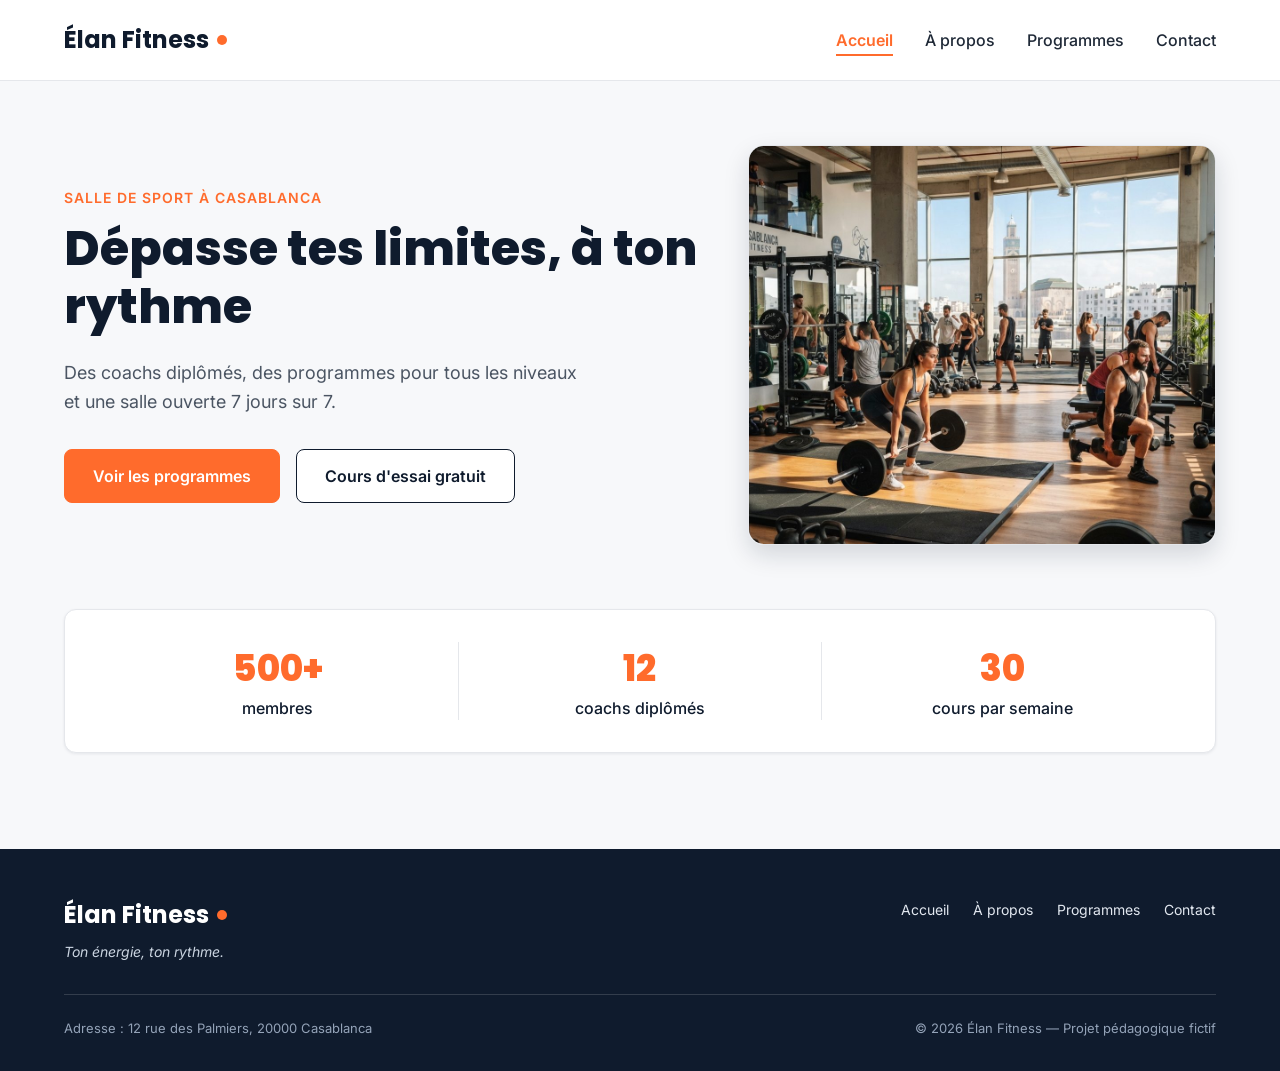
<file: index.html>
<!DOCTYPE html>
<html lang="fr">

<head>
  <meta charset="UTF-8">
  <meta name="viewport" content="width=device-width, initial-scale=1">
  <meta name="description"
    content="Élan Fitness, salle de sport à Casablanca : musculation, yoga, cardio et boxe fitness avec des coachs diplômés. Réservez votre cours d'essai gratuit.">
  <title>Élan Fitness | Salle de sport à Casablanca</title>

  <link rel="preconnect" href="https://fonts.googleapis.com">
  <link rel="preconnect" href="https://fonts.gstatic.com" crossorigin>
  <link
    href="https://fonts.googleapis.com/css2?family=Inter:wght@400;500;600&family=Poppins:wght@600;700;800&display=swap"
    rel="stylesheet">

  <link rel="stylesheet" href="./css/style.css">
</head>

<body>

  <header class="en-tete">
    <div class="conteneur en-tete-contenu">
      <a href="#accueil" class="logo">Élan Fitness</a>

      <nav aria-label="Navigation principale">
        <ul class="menu">
          <li><a href="#accueil" class="lien-actif">Accueil</a></li>
          <li><a href="./pages/about.html">À propos</a></li>
          <li><a href="./pages/programmes.html">Programmes</a></li>
          <li><a href="./pages/contact.html">Contact</a></li>
        </ul>
      </nav>
    </div>
  </header>

  <main>

    <section id="accueil" class="hero">
      <div class="conteneur">

        <div class="hero-contenu">
          <div class="hero-texte">
            <p class="sur-titre">Salle de sport à Casablanca</p>
            <h1>Dépasse tes limites, à ton rythme</h1>
            <p class="hero-description">
              Des coachs diplômés, des programmes pour tous les niveaux et une salle ouverte 7 jours sur 7.
            </p>
            <div class="boutons">
              <a href="#programmes" class="bouton bouton-principal">Voir les programmes</a>
              <a href="#contact" class="bouton bouton-secondaire">Cours d'essai gratuit</a>
            </div>
          </div>

          <img class="hero-image" src="./assets/images/hero.jpg"
            alt="Des personnes s'entraînent dans une salle de sport lumineuse à Casablanca">
        </div>

        <div class="chiffres">
          <div class="chiffre">
            <p class="chiffre-nombre">500+</p>
            <p>membres</p>
          </div>
          <div class="chiffre">
            <p class="chiffre-nombre">12</p>
            <p>coachs diplômés</p>
          </div>
          <div class="chiffre">
            <p class="chiffre-nombre">30</p>
            <p>cours par semaine</p>
          </div>
        </div>

      </div>
    </section>



  </main>

  <footer class="pied-de-page">
    <div class="conteneur">

      <div class="pied-haut">
        <div>
          <p class="logo logo-clair">Élan Fitness</p>
          <p class="slogan">Ton énergie, ton rythme.</p>
        </div>

        <nav aria-label="Navigation du pied de page">
          <ul class="menu menu-pied">
            <li><a href="#accueil">Accueil</a></li>
            <li><a href="./pages/about.html">À propos</a></li>
            <li><a href="./pages/programmes.html">Programmes</a></li>
            <li><a href="./pages/contact.html">Contact</a></li>
          </ul>
        </nav>
      </div>

      <div class="pied-bas">
        <p>Adresse : 12 rue des Palmiers, 20000 Casablanca</p>
        <p>&copy; 2026 Élan Fitness — Projet pédagogique fictif</p>
      </div>

    </div>
  </footer>

</body>

</html>
</file>
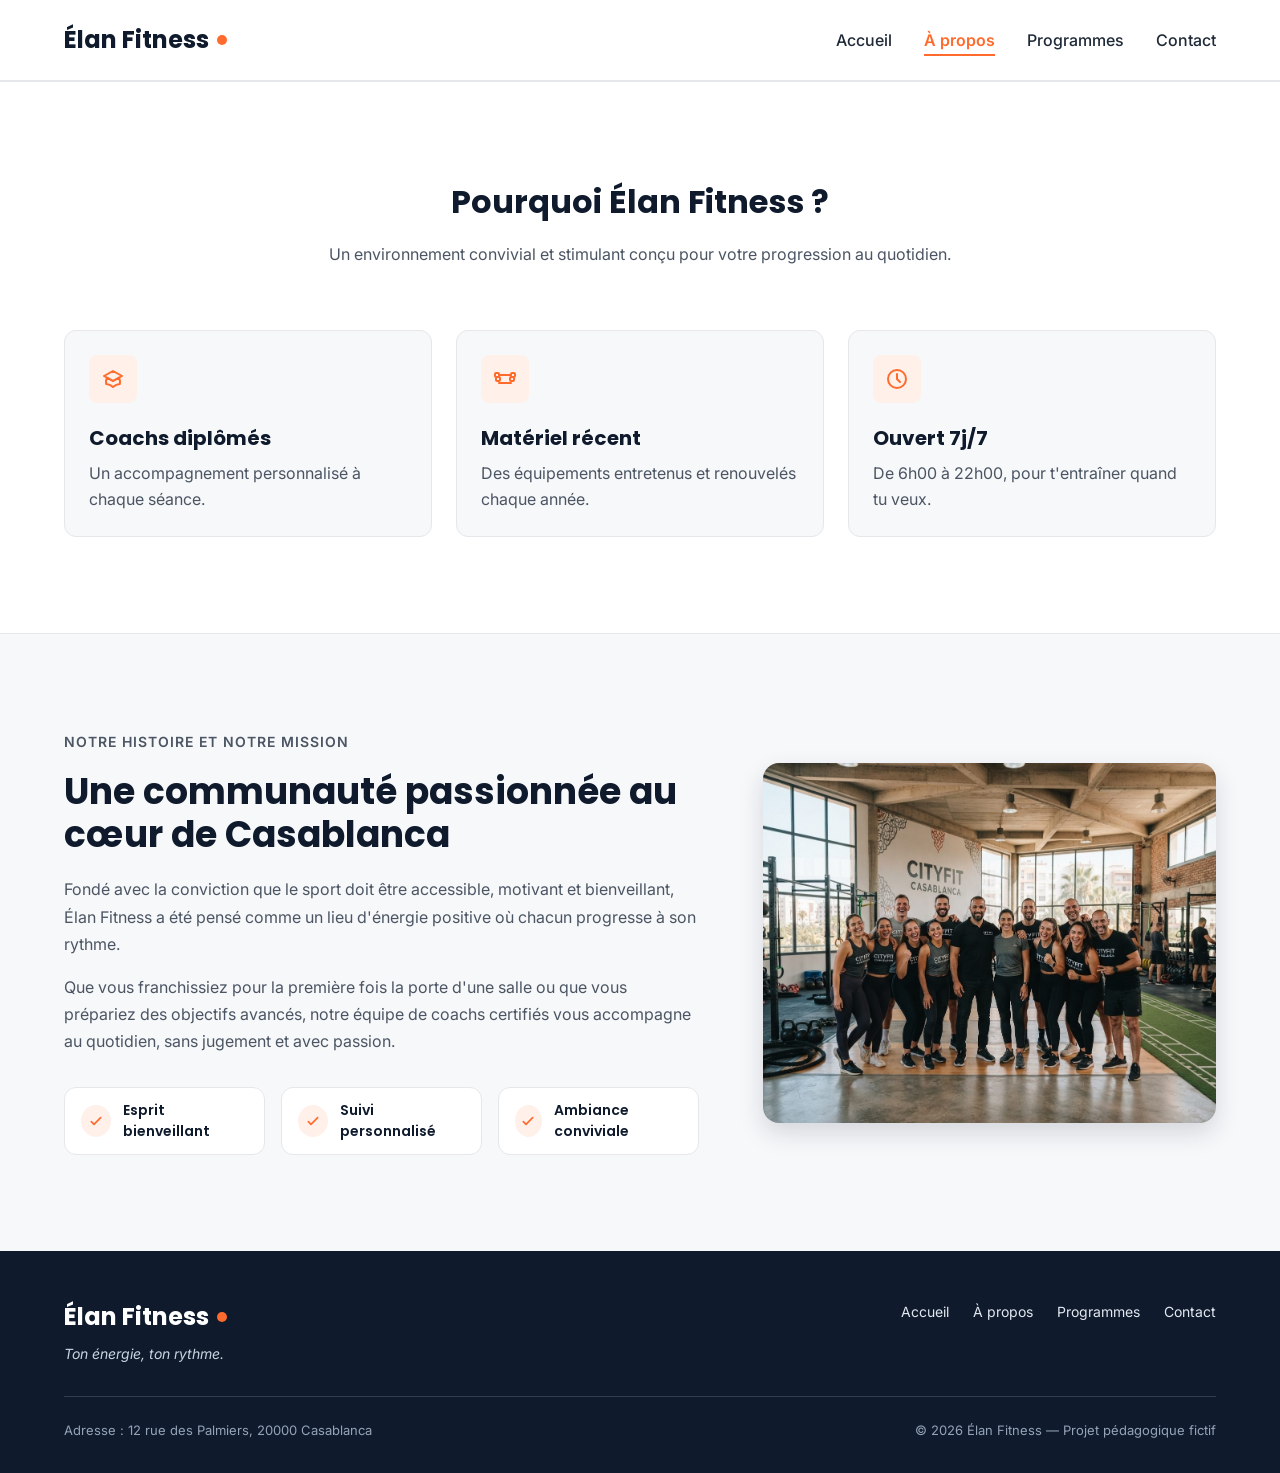
<file: about.html>
<!DOCTYPE html>
<html lang="fr">

<head>
    <meta charset="UTF-8">
    <meta name="viewport" content="width=device-width, initial-scale=1">
    <meta name="description"
        content="Élan Fitness, salle de sport à Casablanca : musculation, yoga, cardio et boxe fitness avec des coachs diplômés. Réservez votre cours d'essai gratuit.">
    <title>Élan Fitness | Salle de sport à Casablanca</title>

    <link rel="preconnect" href="https://fonts.googleapis.com">
    <link rel="preconnect" href="https://fonts.gstatic.com" crossorigin>
    <link
        href="https://fonts.googleapis.com/css2?family=Inter:wght@400;500;600&family=Poppins:wght@600;700;800&display=swap"
        rel="stylesheet">

    <link rel="stylesheet" href="style.css">
</head>

<body>

    <header class="en-tete">
        <div class="conteneur en-tete-contenu">
            <a href="#accueil" class="logo">Élan Fitness</a>

            <nav aria-label="Navigation principale">
                <ul class="menu">
                    <li><a href="./index.html">Accueil</a></li>
                    <li><a href="#a-propos" class="lien-actif">À propos</a></li>
                    <li><a href="./programmes.html">Programmes</a></li>
                    <li><a href="./contact.html">Contact</a></li>
                </ul>
            </nav>
        </div>
    </header>

    <main>

        <section class="section section-blanche">
            <div class="conteneur">

                <div class="section-titre">
                    <h2>Pourquoi Élan Fitness ?</h2>
                    <p>Un environnement convivial et stimulant conçu pour votre progression au quotidien.</p>
                </div>

                <div class="cartes">
                    <article class="carte carte-avantage">
                        <div class="icone"><img src="img/icone-coach.svg" alt=""></div>
                        <h3>Coachs diplômés</h3>
                        <p>Un accompagnement personnalisé à chaque séance.</p>
                    </article>

                    <article class="carte carte-avantage">
                        <div class="icone"><img src="img/icone-materiel.svg" alt=""></div>
                        <h3>Matériel récent</h3>
                        <p>Des équipements entretenus et renouvelés chaque année.</p>
                    </article>

                    <article class="carte carte-avantage">
                        <div class="icone"><img src="img/icone-horloge.svg" alt=""></div>
                        <h3>Ouvert 7j/7</h3>
                        <p>De 6h00 à 22h00, pour t'entraîner quand tu veux.</p>
                    </article>
                </div>

            </div>
        </section>

        <section id="a-propos" class="section">
            <div class="conteneur apropos-contenu">

                <div class="apropos-texte">
                    <p class="sur-titre">Notre histoire et notre mission</p>
                    <h2>Une communauté passionnée au cœur de Casablanca</h2>
                    <p>
                        Fondé avec la conviction que le sport doit être accessible, motivant et bienveillant,
                        Élan Fitness a été pensé comme un lieu d'énergie positive où chacun progresse à son rythme.
                    </p>
                    <p>
                        Que vous franchissiez pour la première fois la porte d'une salle ou que vous prépariez des
                        objectifs avancés, notre équipe de coachs certifiés vous accompagne au quotidien, sans
                        jugement et avec passion.
                    </p>

                    <ul class="valeurs">
                        <li class="valeur">
                            <div class="icone icone-petite"><img src="img/icone-check.svg" alt=""></div>
                            <span>Esprit bienveillant</span>
                        </li>
                        <li class="valeur">
                            <div class="icone icone-petite"><img src="img/icone-check.svg" alt=""></div>
                            <span>Suivi personnalisé</span>
                        </li>
                        <li class="valeur">
                            <div class="icone icone-petite"><img src="img/icone-check.svg" alt=""></div>
                            <span>Ambiance conviviale</span>
                        </li>
                    </ul>
                </div>

                <img class="apropos-image" src="img/equipe.jpg"
                    alt="L'équipe de coachs d'Élan Fitness réunie dans la salle">

            </div>
        </section>

    </main>

    <footer class="pied-de-page">
        <div class="conteneur">

            <div class="pied-haut">
                <div>
                    <p class="logo logo-clair">Élan Fitness</p>
                    <p class="slogan">Ton énergie, ton rythme.</p>
                </div>

                <nav aria-label="Navigation du pied de page">
                    <ul class="menu menu-pied">
                        <li><a href="./index.html">Accueil</a></li>
                        <li><a href="#a-propos">À propos</a></li>
                        <li><a href="./programmes.html">Programmes</a></li>
                        <li><a href="./contact.html">Contact</a></li>
                    </ul>
                </nav>
            </div>

            <div class="pied-bas">
                <p>Adresse : 12 rue des Palmiers, 20000 Casablanca</p>
                <p>&copy; 2026 Élan Fitness — Projet pédagogique fictif</p>
            </div>

        </div>
    </footer>

</body>

</html>
</file>
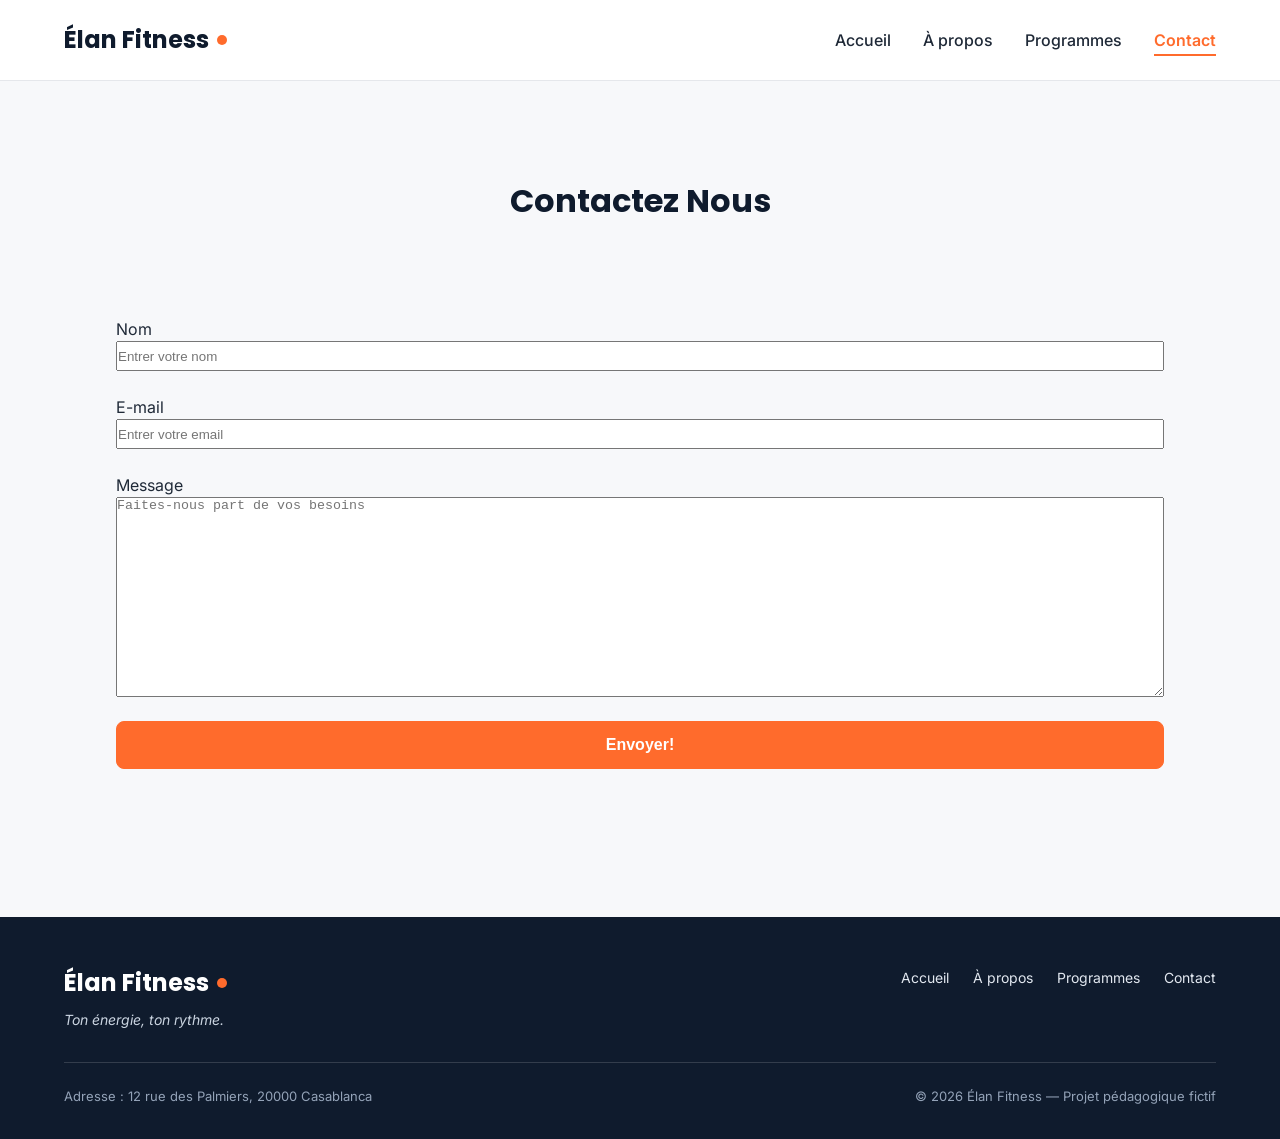
<file: contact.html>
<!DOCTYPE html>
<html lang="fr">

<head>
    <meta charset="UTF-8">
    <meta name="viewport" content="width=device-width, initial-scale=1">
    <meta name="description"
        content="Élan Fitness, salle de sport à Casablanca : musculation, yoga, cardio et boxe fitness avec des coachs diplômés. Réservez votre cours d'essai gratuit.">
    <title>Élan Fitness | Salle de sport à Casablanca</title>

    <link rel="preconnect" href="https://fonts.googleapis.com">
    <link rel="preconnect" href="https://fonts.gstatic.com" crossorigin>
    <link
        href="https://fonts.googleapis.com/css2?family=Inter:wght@400;500;600&family=Poppins:wght@600;700;800&display=swap"
        rel="stylesheet">

    <link rel="stylesheet" href="style.css">
</head>

<body>

    <header class="en-tete">
        <div class="conteneur en-tete-contenu">
            <a href="#accueil" class="logo">Élan Fitness</a>

            <nav aria-label="Navigation principale">
                <ul class="menu">
                    <li><a href="./accueil">Accueil</a></li>
                    <li><a href="./about.html">À propos</a></li>
                    <li><a href="./programmes.html">Programmes</a></li>
                    <li><a href="#contact.html" class="lien-actif">Contact</a></li>
                </ul>
            </nav>
        </div>
    </header>

    <main>

        <section id="contact" class="section">
            <div class="conteneur">


                <div class="section-titre">
                    <h2>Contactez Nous</h2>
                </div>
                <div class="conteneur">
                    <form class="formule">
                        <label for="nom">Nom</label>
                        <input type="text" name="nom" id="nom" placeholder="Entrer votre nom" class="texts"><br>
                        <label for="email">E-mail</label>
                        <input type="email" name="email" id="email" placeholder="Entrer votre email" class="texts"><br>
                        <label for="message">Message</label>
                        <textarea name="message" id="message"
                            placeholder="Faites-nous part de vos besoins"></textarea><br>
                        <input type="submit" value="Envoyer!" class="bouton bouton-principal"><br>
                    </form>
                </div>


            </div>
        </section>

    </main>

    <footer class="pied-de-page">
        <div class="conteneur">

            <div class="pied-haut">
                <div>
                    <p class="logo logo-clair">Élan Fitness</p>
                    <p class="slogan">Ton énergie, ton rythme.</p>
                </div>

                <nav aria-label="Navigation du pied de page">
                    <ul class="menu menu-pied">
                        <li><a href="./accueil">Accueil</a></li>
                        <li><a href="./about.html">À propos</a></li>
                        <li><a href="./programmes.html">Programmes</a></li>
                        <li><a href="#contact.html">Contact</a></li>
                    </ul>
                </nav>
            </div>

            <div class="pied-bas">
                <p>Adresse : 12 rue des Palmiers, 20000 Casablanca</p>
                <p>&copy; 2026 Élan Fitness — Projet pédagogique fictif</p>
            </div>

        </div>
    </footer>

</body>

</html>
</file>
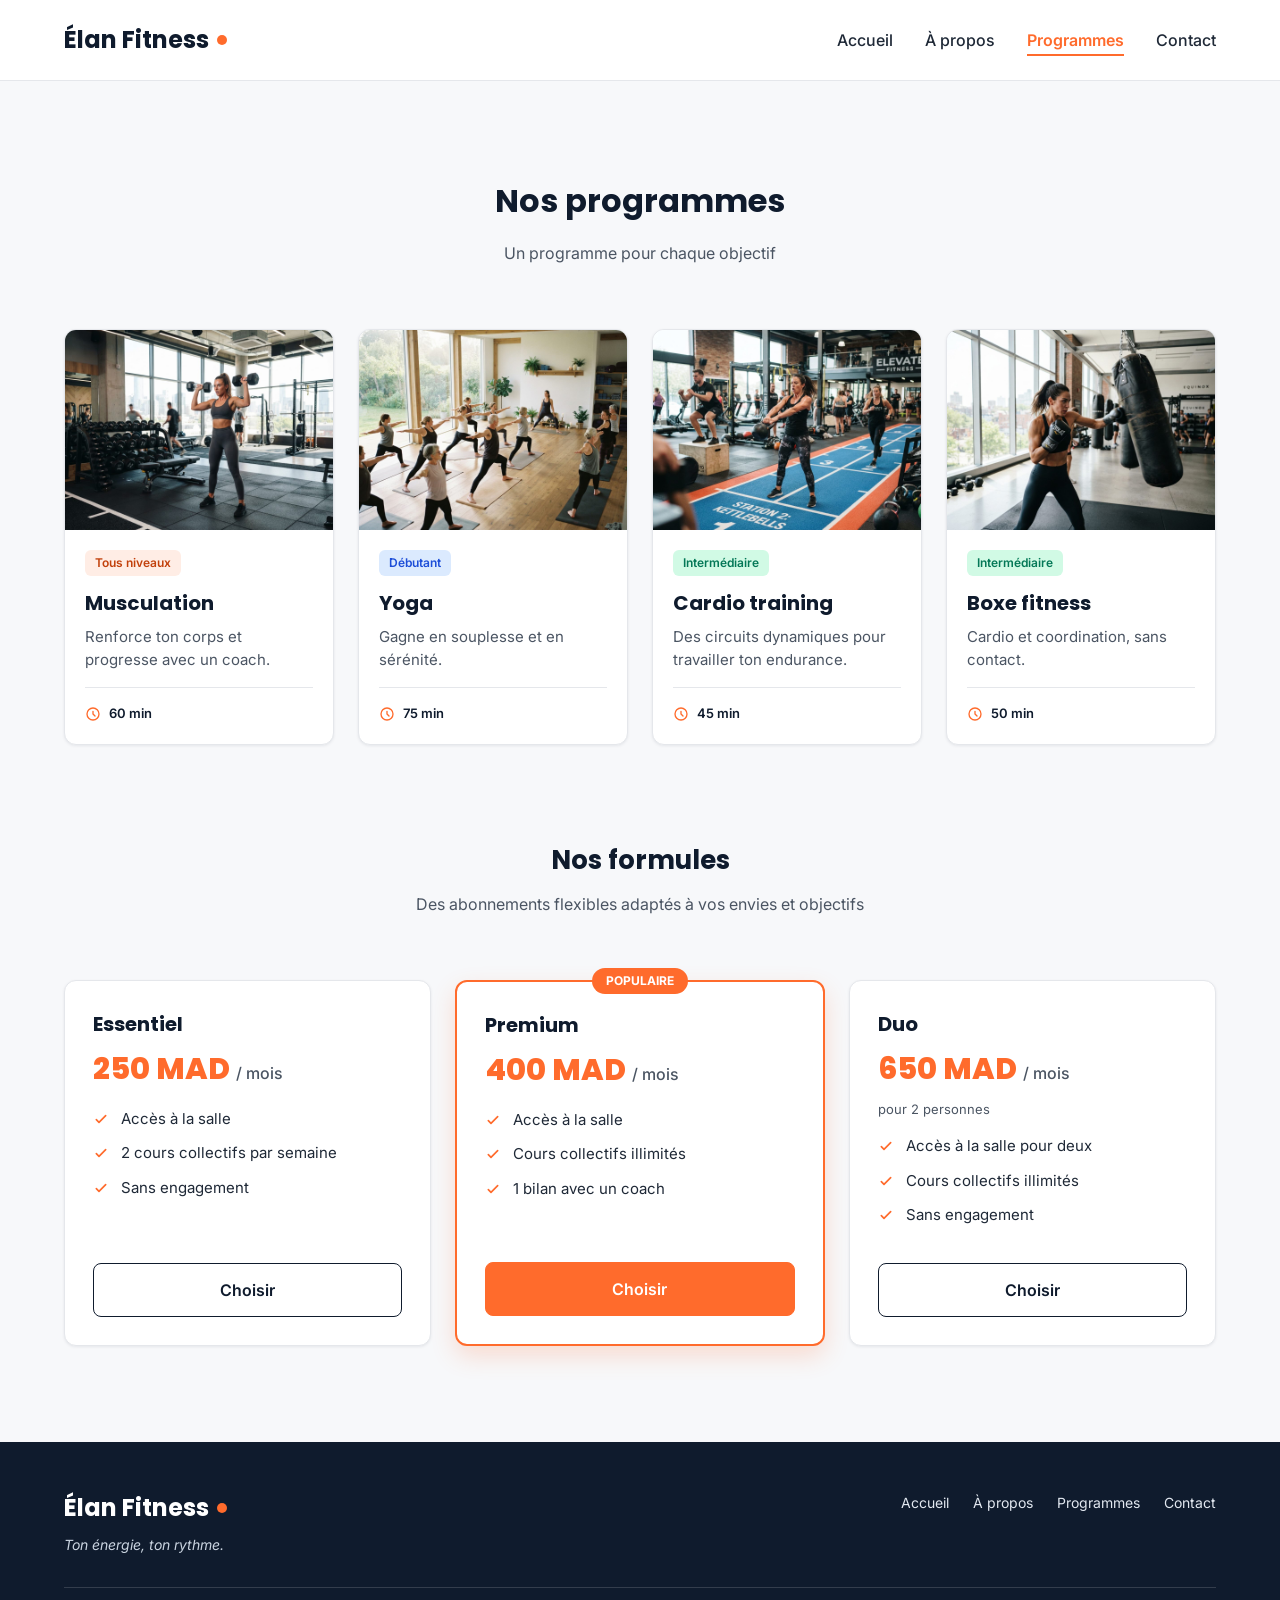
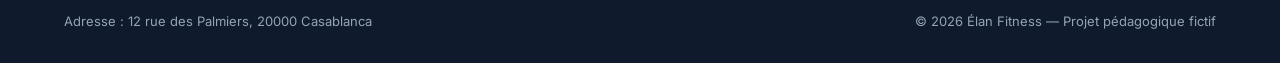
<file: programmes.html>
<!DOCTYPE html>
<html lang="fr">

<head>
    <meta charset="UTF-8">
    <meta name="viewport" content="width=device-width, initial-scale=1">
    <meta name="description"
        content="Élan Fitness, salle de sport à Casablanca : musculation, yoga, cardio et boxe fitness avec des coachs diplômés. Réservez votre cours d'essai gratuit.">
    <title>Élan Fitness | Salle de sport à Casablanca</title>

    <link rel="preconnect" href="https://fonts.googleapis.com">
    <link rel="preconnect" href="https://fonts.gstatic.com" crossorigin>
    <link
        href="https://fonts.googleapis.com/css2?family=Inter:wght@400;500;600&family=Poppins:wght@600;700;800&display=swap"
        rel="stylesheet">

    <link rel="stylesheet" href="style.css">
</head>

<body>

    <header class="en-tete">
        <div class="conteneur en-tete-contenu">
            <a href="#accueil" class="logo">Élan Fitness</a>

            <nav aria-label="Navigation principale">
                <ul class="menu">
                    <li><a href="./index.html">Accueil</a></li>
                    <li><a href="./about.html">À propos</a></li>
                    <li><a href="#programmes" class="lien-actif">Programmes</a></li>
                    <li><a href="./contact.html">Contact</a></li>
                </ul>
            </nav>
        </div>
    </header>

    <main>

        <section id="programmes" class="section">
            <div class="conteneur">

                <div class="section-titre">
                    <h2>Nos programmes</h2>
                    <p>Un programme pour chaque objectif</p>
                </div>

                <div class="cartes">

                    <article class="carte carte-programme">
                        <img src="img/musculation.jpg"
                            alt="Une sportive soulève des haltères dans l'espace musculation">
                        <div class="programme-corps">
                            <span class="etiquette etiquette-orange">Tous niveaux</span>
                            <h3>Musculation</h3>
                            <p>Renforce ton corps et progresse avec un coach.</p>
                            <p class="duree"><img src="img/icone-duree.svg" alt="">60 min</p>
                        </div>
                    </article>

                    <article class="carte carte-programme">
                        <img src="img/yoga.jpg" alt="Un groupe pratique le yoga sur des tapis dans une salle lumineuse">
                        <div class="programme-corps">
                            <span class="etiquette etiquette-bleue">Débutant</span>
                            <h3>Yoga</h3>
                            <p>Gagne en souplesse et en sérénité.</p>
                            <p class="duree"><img src="img/icone-duree.svg" alt="">75 min</p>
                        </div>
                    </article>

                    <article class="carte carte-programme">
                        <img src="img/cardio.jpg"
                            alt="Des sportifs suivent un circuit de cardio training avec des kettlebells">
                        <div class="programme-corps">
                            <span class="etiquette etiquette-verte">Intermédiaire</span>
                            <h3>Cardio training</h3>
                            <p>Des circuits dynamiques pour travailler ton endurance.</p>
                            <p class="duree"><img src="img/icone-duree.svg" alt="">45 min</p>
                        </div>
                    </article>

                    <article class="carte carte-programme">
                        <img src="img/boxe.jpg"
                            alt="Une sportive frappe un sac de frappe pendant un cours de boxe fitness">
                        <div class="programme-corps">
                            <span class="etiquette etiquette-verte">Intermédiaire</span>
                            <h3>Boxe fitness</h3>
                            <p>Cardio et coordination, sans contact.</p>
                            <p class="duree"><img src="img/icone-duree.svg" alt="">50 min</p>
                        </div>
                    </article>

                </div>

                <div class="formules">

                    <div class="section-titre">
                        <h3>Nos formules</h3>
                        <p>Des abonnements flexibles adaptés à vos envies et objectifs</p>
                    </div>

                    <div class="cartes">

                        <article class="carte formule">
                            <h4>Essentiel</h4>
                            <p class="prix">250 MAD <span>/ mois</span></p>
                            <ul class="formule-liste">
                                <li>Accès à la salle</li>
                                <li>2 cours collectifs par semaine</li>
                                <li>Sans engagement</li>
                            </ul>
                            <a href="#contact" class="bouton bouton-secondaire">Choisir</a>
                        </article>

                        <article class="carte formule formule-populaire">
                            <p class="badge-populaire">Populaire</p>
                            <h4>Premium</h4>
                            <p class="prix">400 MAD <span>/ mois</span></p>
                            <ul class="formule-liste">
                                <li>Accès à la salle</li>
                                <li>Cours collectifs illimités</li>
                                <li>1 bilan avec un coach</li>
                            </ul>
                            <a href="#contact" class="bouton bouton-principal">Choisir</a>
                        </article>

                        <article class="carte formule">
                            <h4>Duo</h4>
                            <p class="prix">650 MAD <span>/ mois</span></p>
                            <p class="prix-note">pour 2 personnes</p>
                            <ul class="formule-liste">
                                <li>Accès à la salle pour deux</li>
                                <li>Cours collectifs illimités</li>
                                <li>Sans engagement</li>
                            </ul>
                            <a href="#contact" class="bouton bouton-secondaire">Choisir</a>
                        </article>

                    </div>
                </div>

            </div>
        </section>

    </main>

    <footer class="pied-de-page">
        <div class="conteneur">

            <div class="pied-haut">
                <div>
                    <p class="logo logo-clair">Élan Fitness</p>
                    <p class="slogan">Ton énergie, ton rythme.</p>
                </div>

                <nav aria-label="Navigation du pied de page">
                    <ul class="menu menu-pied">
                        <li><a href="./index.html">Accueil</a></li>
                        <li><a href="./about.html">À propos</a></li>
                        <li><a href="#programmes">Programmes</a></li>
                        <li><a href="./contact.html">Contact</a></li>
                    </ul>
                </nav>
            </div>

            <div class="pied-bas">
                <p>Adresse : 12 rue des Palmiers, 20000 Casablanca</p>
                <p>&copy; 2026 Élan Fitness — Projet pédagogique fictif</p>
            </div>

        </div>
    </footer>

</body>

</html>
</file>
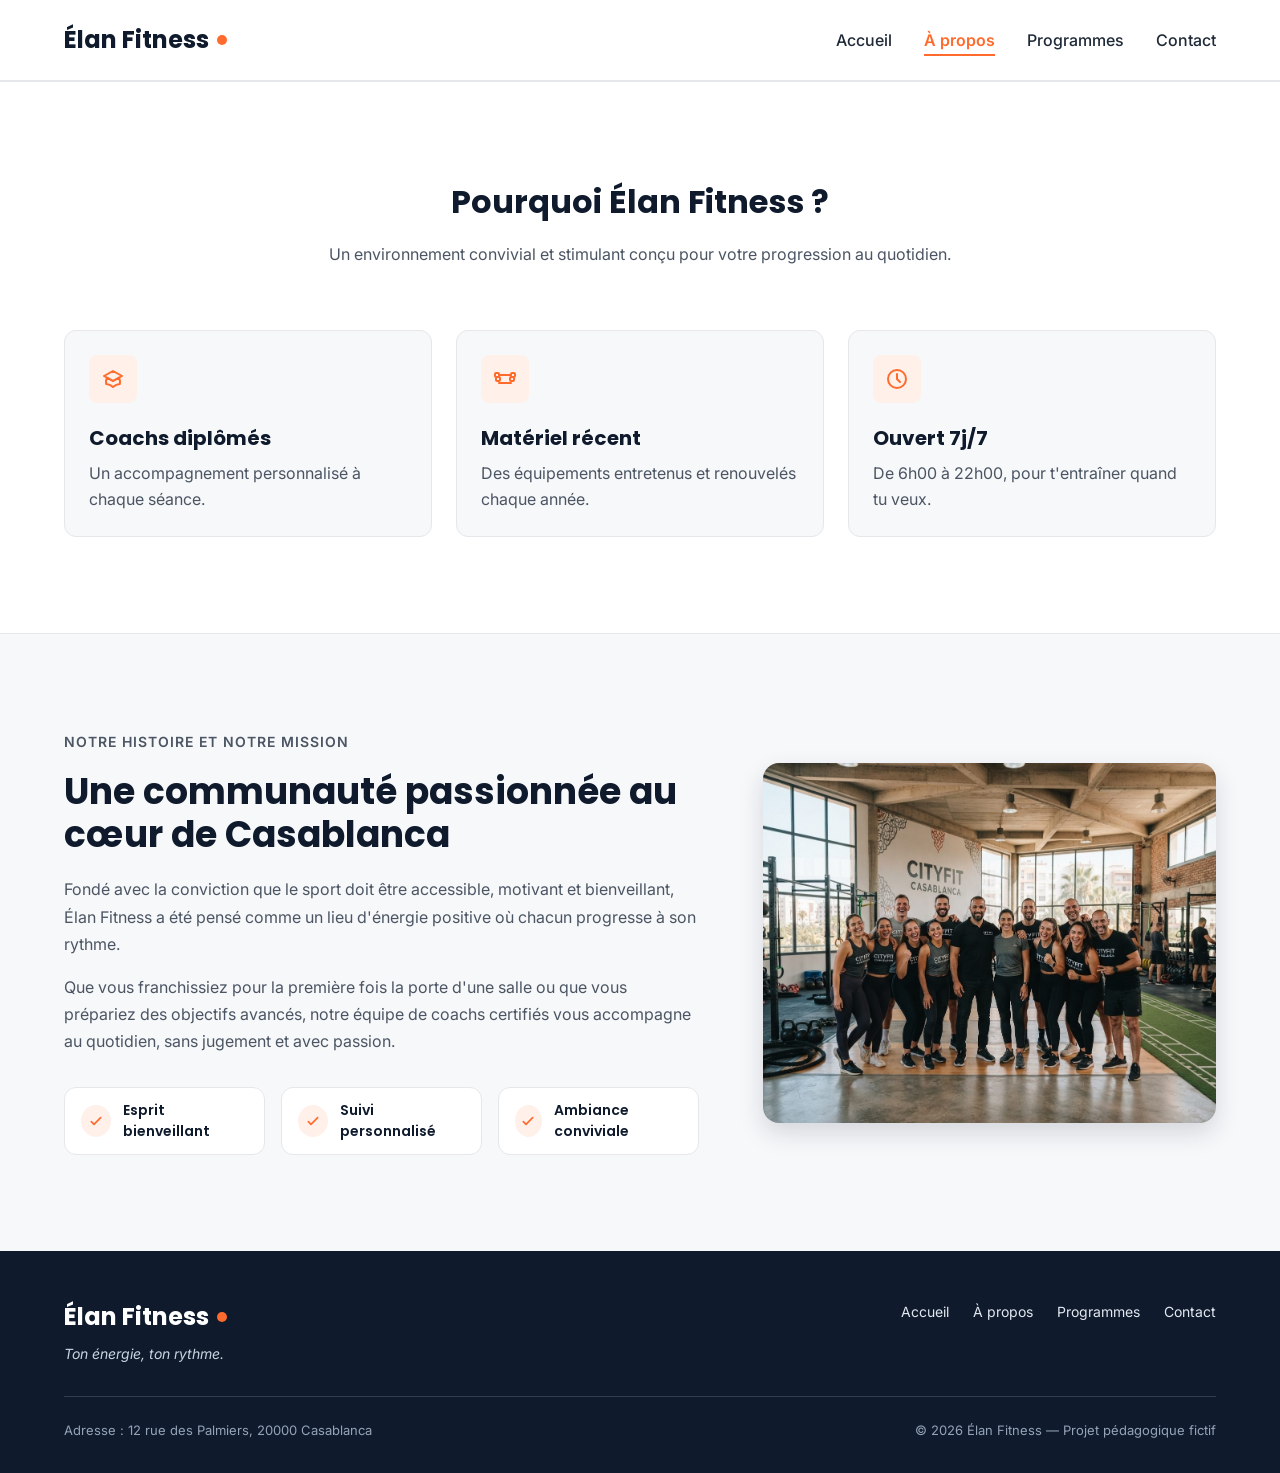
<file: pages/about.html>
<!DOCTYPE html>
<html lang="fr">

<head>
    <meta charset="UTF-8">
    <meta name="viewport" content="width=device-width, initial-scale=1">
    <meta name="description"
        content="Élan Fitness, salle de sport à Casablanca : musculation, yoga, cardio et boxe fitness avec des coachs diplômés. Réservez votre cours d'essai gratuit.">
    <title>Élan Fitness | Salle de sport à Casablanca</title>

    <link rel="preconnect" href="https://fonts.googleapis.com">
    <link rel="preconnect" href="https://fonts.gstatic.com" crossorigin>
    <link
        href="https://fonts.googleapis.com/css2?family=Inter:wght@400;500;600&family=Poppins:wght@600;700;800&display=swap"
        rel="stylesheet">

    <link rel="stylesheet" href="../css/style.css">
</head>

<body>

    <header class="en-tete">
        <div class="conteneur en-tete-contenu">
            <a href="../index.html" class="logo">Élan Fitness</a>

            <nav aria-label="Navigation principale">
                <ul class="menu">
                    <li><a href="../index.html">Accueil</a></li>
                    <li><a href="#a-propos" class="lien-actif">À propos</a></li>
                    <li><a href="./programmes.html">Programmes</a></li>
                    <li><a href="./contact.html">Contact</a></li>
                </ul>
            </nav>
        </div>
    </header>

    <main>

        <section class="section section-blanche">
            <div class="conteneur">

                <div class="section-titre">
                    <h2>Pourquoi Élan Fitness ?</h2>
                    <p>Un environnement convivial et stimulant conçu pour votre progression au quotidien.</p>
                </div>

                <div class="cartes">
                    <article class="carte carte-avantage">
                        <div class="icone"><img src="../assets/icons/icone-coach.svg" alt=""></div>
                        <h3>Coachs diplômés</h3>
                        <p>Un accompagnement personnalisé à chaque séance.</p>
                    </article>

                    <article class="carte carte-avantage">
                        <div class="icone"><img src="../assets/icons/icone-materiel.svg" alt=""></div>
                        <h3>Matériel récent</h3>
                        <p>Des équipements entretenus et renouvelés chaque année.</p>
                    </article>

                    <article class="carte carte-avantage">
                        <div class="icone"><img src="../assets/icons/icone-horloge.svg" alt=""></div>
                        <h3>Ouvert 7j/7</h3>
                        <p>De 6h00 à 22h00, pour t'entraîner quand tu veux.</p>
                    </article>
                </div>

            </div>
        </section>

        <section id="a-propos" class="section">
            <div class="conteneur apropos-contenu">

                <div class="apropos-texte">
                    <p class="sur-titre">Notre histoire et notre mission</p>
                    <h2>Une communauté passionnée au cœur de Casablanca</h2>
                    <p>
                        Fondé avec la conviction que le sport doit être accessible, motivant et bienveillant,
                        Élan Fitness a été pensé comme un lieu d'énergie positive où chacun progresse à son rythme.
                    </p>
                    <p>
                        Que vous franchissiez pour la première fois la porte d'une salle ou que vous prépariez des
                        objectifs avancés, notre équipe de coachs certifiés vous accompagne au quotidien, sans
                        jugement et avec passion.
                    </p>

                    <ul class="valeurs">
                        <li class="valeur">
                            <div class="icone icone-petite"><img src="../assets/icons/icone-check.svg" alt=""></div>
                            <span>Esprit bienveillant</span>
                        </li>
                        <li class="valeur">
                            <div class="icone icone-petite"><img src="../assets/icons/icone-check.svg" alt=""></div>
                            <span>Suivi personnalisé</span>
                        </li>
                        <li class="valeur">
                            <div class="icone icone-petite"><img src="../assets/icons/icone-check.svg" alt=""></div>
                            <span>Ambiance conviviale</span>
                        </li>
                    </ul>
                </div>

                <img class="apropos-image" src="../assets/images/equipe.jpg"
                    alt="L'équipe de coachs d'Élan Fitness réunie dans la salle">

            </div>
        </section>

    </main>

    <footer class="pied-de-page">
        <div class="conteneur">

            <div class="pied-haut">
                <div>
                    <p class="logo logo-clair">Élan Fitness</p>
                    <p class="slogan">Ton énergie, ton rythme.</p>
                </div>

                <nav aria-label="Navigation du pied de page">
                    <ul class="menu menu-pied">
                        <li><a href="../index.html">Accueil</a></li>
                        <li><a href="#a-propos">À propos</a></li>
                        <li><a href="./programmes.html">Programmes</a></li>
                        <li><a href="./contact.html">Contact</a></li>
                    </ul>
                </nav>
            </div>

            <div class="pied-bas">
                <p>Adresse : 12 rue des Palmiers, 20000 Casablanca</p>
                <p>&copy; 2026 Élan Fitness — Projet pédagogique fictif</p>
            </div>

        </div>
    </footer>

</body>

</html>
</file>
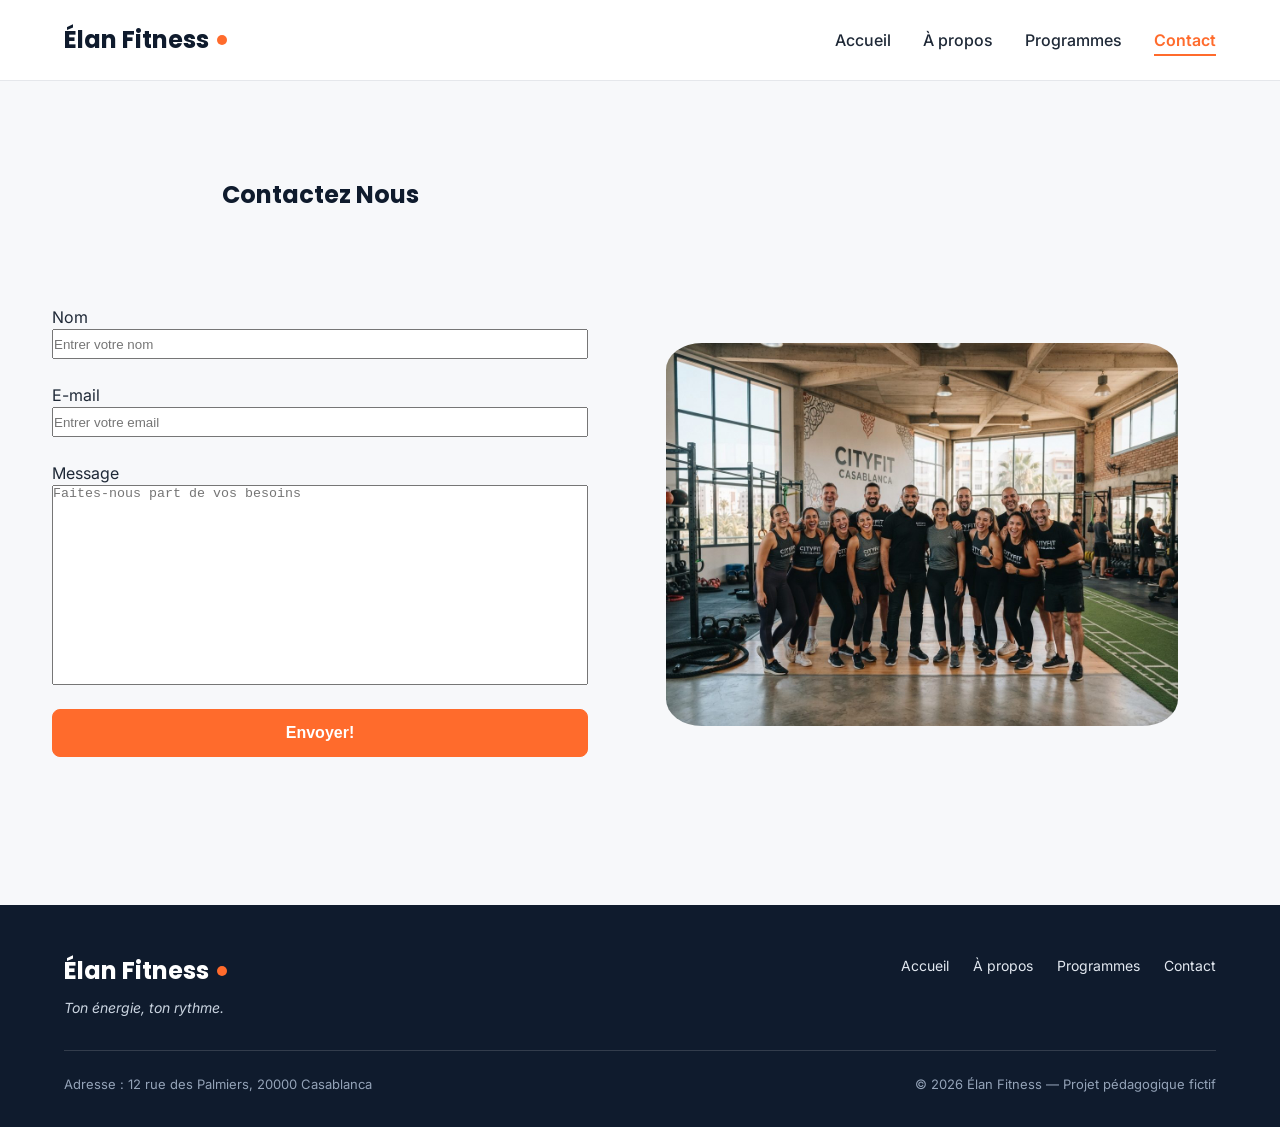
<file: pages/contact.html>
<!DOCTYPE html>
<html lang="fr">

<head>
    <meta charset="UTF-8">
    <meta name="viewport" content="width=device-width, initial-scale=1">
    <meta name="description"
        content="Élan Fitness, salle de sport à Casablanca : musculation, yoga, cardio et boxe fitness avec des coachs diplômés. Réservez votre cours d'essai gratuit.">
    <title>Élan Fitness | Salle de sport à Casablanca</title>

    <link rel="preconnect" href="https://fonts.googleapis.com">
    <link rel="preconnect" href="https://fonts.gstatic.com" crossorigin>
    <link
        href="https://fonts.googleapis.com/css2?family=Inter:wght@400;500;600&family=Poppins:wght@600;700;800&display=swap"
        rel="stylesheet">

    <link rel="stylesheet" href="../css/style.css">
</head>

<body>

    <header class="en-tete">
        <div class="conteneur en-tete-contenu">
            <a href="../index.html" class="logo">Élan Fitness</a>

            <nav aria-label="Navigation principale">
                <ul class="menu">
                    <li><a href="../index.html">Accueil</a></li>
                    <li><a href="./about.html">À propos</a></li>
                    <li><a href="./programmes.html">Programmes</a></li>
                    <li><a href="#contact" class="lien-actif">Contact</a></li>
                </ul>
            </nav>
        </div>
    </header>

    <main>

        <section id="contact" class="section">

            <div class="grid-conteneur">
                <h2 class="section-titre">Contactez Nous</h2>
                <div class="conteneur">
                    <form class="formule">
                        <label for="nom">Nom</label>
                        <input type="text" name="nom" id="nom" placeholder="Entrer votre nom" class="texts"><br>
                        <label for="email">E-mail</label>
                        <input type="email" name="email" id="email" placeholder="Entrer votre email" class="texts"><br>
                        <label for="message">Message</label>
                        <textarea name="message" id="message"
                            placeholder="Faites-nous part de vos besoins"></textarea><br>
                        <input type="submit" value="Envoyer!" class="bouton bouton-principal"><br>
                    </form>
                </div>


            </div>
            <img src="../assets/images/equipe.jpg" alt="">

        </section>

    </main>

    <footer class="pied-de-page">
        <div class="conteneur">

            <div class="pied-haut">
                <div>
                    <p class="logo logo-clair">Élan Fitness</p>
                    <p class="slogan">Ton énergie, ton rythme.</p>
                </div>

                <nav aria-label="Navigation du pied de page">
                    <ul class="menu menu-pied">
                        <li><a href="../index.html">Accueil</a></li>
                        <li><a href="./about.html">À propos</a></li>
                        <li><a href="./programmes.html">Programmes</a></li>
                        <li><a href="#contact">Contact</a></li>
                    </ul>
                </nav>
            </div>

            <div class="pied-bas">
                <p>Adresse : 12 rue des Palmiers, 20000 Casablanca</p>
                <p>&copy; 2026 Élan Fitness — Projet pédagogique fictif</p>
            </div>

        </div>
    </footer>

</body>

</html>
</file>
<file: css/style.css>
* {
  box-sizing: border-box;
  margin: 0;
  padding: 0;
}

html {
  scroll-behavior: smooth;
}

body {
  font-family: "Inter", Arial, sans-serif;
  font-size: 16px;
  line-height: 1.5;
  color: #1f2937;
  background-color: #f7f8fa;
}

h1,
h2,
h3,
h4 {
  font-family: "Poppins", Arial, sans-serif;
  color: #0f1b2d;
}

a {
  color: inherit;
  text-decoration: none;
}

ul {
  list-style: none;
}

img {
  display: block;
  max-width: 100%;
}

a:focus-visible,
button:focus-visible {
  outline: 3px solid #ff6b2c;
  outline-offset: 2px;
}

.conteneur {
  width: 100%;
  max-width: 1200px;
  margin: 0 auto;
  padding: 0 24px;
}

.section {
  padding: 96px 0;
}

.section-blanche {
  background-color: #ffffff;
  border-top: 1px solid #e5e7eb;
  border-bottom: 1px solid #e5e7eb;
}

.section-titre {
  max-width: 640px;
  margin: 0 auto 64px;
  text-align: center;
}

.section-titre h2 {
  font-size: 32px;
  margin-bottom: 16px;
}

.section-titre h3 {
  font-size: 26px;
  margin-bottom: 12px;
}

.section-titre p {
  color: #4b5563;
}

.sur-titre {
  font-size: 14px;
  font-weight: 600;
  color: #ff6b2c;
  text-transform: uppercase;
  letter-spacing: 1px;
  margin-bottom: 12px;
}

.bouton {
  display: inline-block;
  padding: 14px 28px;
  border-radius: 8px;
  font-size: 16px;
  font-weight: 600;
  text-align: center;
  cursor: pointer;
}

.bouton-principal {
  background-color: #ff6b2c;
  border: 1px solid #ff6b2c;
  color: #ffffff;
}

.bouton-principal:hover {
  background-color: #f05817;
}

.bouton-secondaire {
  background-color: #ffffff;
  border: 1px solid #0f1b2d;
  color: #0f1b2d;
}

.bouton-secondaire:hover {
  background-color: #f3f4f6;
}

.cartes {
  display: flex;
  gap: 24px;
}

.carte {
  flex: 1;
  background-color: #ffffff;
  border: 1px solid #e5e7eb;
  border-radius: 12px;
  box-shadow: 0 1px 3px rgba(15, 27, 45, 0.08);
}

.icone {
  width: 48px;
  height: 48px;
  background-color: #fff0ea;
  border-radius: 8px;
  display: flex;
  align-items: center;
  justify-content: center;
}

.icone img {
  width: 24px;
  height: 24px;
}

.icone-petite {
  width: 32px;
  height: 32px;
  border-radius: 50%;
}

.icone-petite img {
  width: 16px;
  height: 16px;
}

.en-tete {
  position: sticky;
  top: 0;
  z-index: 10;
  background-color: #ffffff;
  border-bottom: 1px solid #e5e7eb;
}

.en-tete-contenu {
  height: 80px;
  display: flex;
  align-items: center;
  justify-content: space-between;
}

.logo {
  display: flex;
  align-items: center;
  font-family: "Poppins", Arial, sans-serif;
  font-size: 24px;
  font-weight: 700;
  color: #0f1b2d;
}

.logo::after {
  content: "";
  width: 10px;
  height: 10px;
  margin-left: 8px;
  background-color: #ff6b2c;
  border-radius: 50%;
}

.menu {
  display: flex;
  gap: 32px;
}

.menu a {
  font-weight: 500;
  padding-bottom: 4px;
  border-bottom: 2px solid transparent;
}

.menu a:hover {
  color: #ff6b2c;
}

.menu .lien-actif {
  color: #ff6b2c;
  font-weight: 600;
  border-bottom-color: #ff6b2c;
}

.hero {
  padding: 64px 0 96px;
}

.hero-contenu {
  display: flex;
  align-items: center;
  gap: 32px;
}

.hero-texte {
  flex: 7;
}

.hero-texte h1 {
  font-size: 48px;
  font-weight: 800;
  line-height: 1.2;
  margin-bottom: 24px;
}

.hero-description {
  max-width: 520px;
  font-size: 18px;
  line-height: 1.6;
  color: #4b5563;
  margin-bottom: 32px;
}

.boutons {
  display: flex;
  flex-wrap: wrap;
  gap: 16px;
}

.hero-image {
  flex: 5;
  min-width: 0;
  height: 400px;
  object-fit: cover;
  border-radius: 16px;
  border: 1px solid #e5e7eb;
  box-shadow: 0 10px 25px rgba(15, 27, 45, 0.15);
}

.chiffres {
  display: flex;
  margin-top: 64px;
  padding: 32px;
  background-color: #ffffff;
  border: 1px solid #e5e7eb;
  border-radius: 12px;
  box-shadow: 0 1px 3px rgba(15, 27, 45, 0.08);
}

.chiffre {
  flex: 1;
  text-align: center;
  font-weight: 500;
  color: #0f1b2d;
}

.chiffre + .chiffre {
  border-left: 1px solid #e5e7eb;
}

.chiffre-nombre {
  font-family: "Poppins", Arial, sans-serif;
  font-size: 36px;
  font-weight: 800;
  color: #ff6b2c;
}

.carte-avantage {
  padding: 24px;
  background-color: #f7f8fa;
  box-shadow: none;
}

.carte-avantage .icone {
  margin-bottom: 20px;
}

.carte-avantage h3 {
  font-size: 20px;
  margin-bottom: 8px;
}

.carte-avantage p {
  color: #4b5563;
  line-height: 1.6;
}

.apropos-contenu {
  display: flex;
  align-items: center;
  gap: 64px;
}

.apropos-texte {
  flex: 7;
}

.apropos-texte h2 {
  font-size: 36px;
  line-height: 1.2;
  margin-bottom: 20px;
}

.apropos-texte p {
  color: #4b5563;
  line-height: 1.7;
  margin-bottom: 16px;
}

.valeurs {
  display: flex;
  gap: 16px;
  margin-top: 32px;
}

.valeur {
  flex: 1;
  display: flex;
  align-items: center;
  gap: 12px;
  padding: 12px 16px;
  background-color: #ffffff;
  border: 1px solid #e5e7eb;
  border-radius: 12px;
  font-family: "Poppins", Arial, sans-serif;
  font-size: 14px;
  font-weight: 600;
  color: #0f1b2d;
}

.apropos-image {
  flex: 5;
  min-width: 0;
  height: 360px;
  object-fit: cover;
  border-radius: 16px;
  box-shadow: 0 10px 25px rgba(15, 27, 45, 0.15);
}

.carte-programme {
  display: flex;
  flex-direction: column;
  overflow: hidden;
}

.carte-programme > img {
  width: 100%;
  height: 200px;
  object-fit: cover;
}

.programme-corps {
  flex: 1;
  display: flex;
  flex-direction: column;
  padding: 20px;
}

.programme-corps h3 {
  font-size: 20px;
  margin-bottom: 8px;
}

.programme-corps p {
  font-size: 15px;
  color: #4b5563;
}

.etiquette {
  align-self: flex-start;
  padding: 4px 10px;
  margin-bottom: 12px;
  border-radius: 6px;
  font-size: 12px;
  font-weight: 600;
}

.etiquette-orange {
  background-color: #ffede5;
  color: #c2410c;
}

.etiquette-bleue {
  background-color: #dbeafe;
  color: #1d4ed8;
}

.etiquette-verte {
  background-color: #d1fae5;
  color: #047857;
}

.programme-corps .duree {
  display: flex;
  align-items: center;
  gap: 8px;
  margin-top: auto;
  padding-top: 16px;
  border-top: 1px solid #e5e7eb;
  font-size: 13px;
  font-weight: 600;
  color: #0f1b2d;
}

.programme-corps h3 + p {
  margin-bottom: 16px;
}

.duree img {
  width: 16px;
  height: 16px;
}

.formules {
  margin-top: 96px;
}

.formule {
  position: relative;
  display: flex;
  flex-direction: column;
  padding: 28px;
}

.formule h4 {
  font-size: 20px;
}

.prix {
  margin: 8px 0 16px;
  font-family: "Poppins", Arial, sans-serif;
  font-size: 30px;
  font-weight: 800;
  color: #ff6b2c;
}

.prix span {
  font-family: "Inter", Arial, sans-serif;
  font-size: 16px;
  font-weight: 500;
  color: #4b5563;
}

.prix-note {
  margin: -8px 0 16px;
  font-size: 13px;
  color: #4b5563;
}

.formule-liste {
  flex: 1;
  margin-bottom: 24px;
}

.formule-liste li {
  padding-left: 28px;
  margin-bottom: 12px;
  font-size: 15px;
  background-image: url("img/icone-check.svg");
  background-repeat: no-repeat;
  background-position: left center;
  background-size: 16px;
}

.formule .bouton {
  display: block;
}

.formule-populaire {
  border: 2px solid #ff6b2c;
  box-shadow: 0 10px 25px rgba(255, 107, 44, 0.2);
}

.badge-populaire {
  position: absolute;
  top: -14px;
  left: 50%;
  transform: translateX(-50%);
  padding: 4px 14px;
  background-color: #ff6b2c;
  border-radius: 999px;
  font-size: 12px;
  font-weight: 700;
  text-transform: uppercase;
  color: #ffffff;
}

.pied-de-page {
  padding: 48px 0 32px;
  background-color: #0f1b2d;
  color: #ffffff;
}

.pied-haut {
  display: flex;
  justify-content: space-between;
  align-items: flex-start;
  padding-bottom: 32px;
  border-bottom: 1px solid rgba(255, 255, 255, 0.15);
}

.logo-clair {
  color: #ffffff;
}

.slogan {
  margin-top: 8px;
  font-size: 14px;
  font-style: italic;
  color: #cbd5e1;
}

.menu-pied {
  gap: 24px;
}

.menu-pied a {
  font-size: 14px;
  font-weight: 400;
  color: #e2e8f0;
}

.pied-bas {
  display: flex;
  justify-content: space-between;
  margin-top: 24px;
  font-size: 13px;
  color: #94a3b8;
}

textarea {
  height: 200px;
  resize: none;
}

.texts {
  height: 30px;
}

#contact {
  display: flex;
  max-width: 100%;
}

#contact img {
  width: 40%;
  height: 60%;
  border-radius: 7%;
  margin-left: 100px;
  margin-top: 13%;
  margin-left: 2%;
}

.grid-conteneur {
  width: 50%;
  height: 60%;
}
</file>
<file: style.css>
* {
  box-sizing: border-box;
  margin: 0;
  padding: 0;
}

html {
  scroll-behavior: smooth;
}

body {
  font-family: "Inter", Arial, sans-serif;
  font-size: 16px;
  line-height: 1.5;
  color: #1f2937;
  background-color: #f7f8fa;
}

h1,
h2,
h3,
h4 {
  font-family: "Poppins", Arial, sans-serif;
  color: #0f1b2d;
}

a {
  color: inherit;
  text-decoration: none;
}

ul {
  list-style: none;
}

img {
  display: block;
  max-width: 100%;
}

a:focus-visible,
button:focus-visible {
  outline: 3px solid #ff6b2c;
  outline-offset: 2px;
}

.conteneur {
  width: 100%;
  max-width: 1200px;
  margin: 0 auto;
  padding: 0 24px;
}

.section {
  padding: 96px 0;
}

.section-blanche {
  background-color: #ffffff;
  border-top: 1px solid #e5e7eb;
  border-bottom: 1px solid #e5e7eb;
}

.section-titre {
  max-width: 640px;
  margin: 0 auto 64px;
  text-align: center;
}

.section-titre h2 {
  font-size: 32px;
  margin-bottom: 16px;
}

.section-titre h3 {
  font-size: 26px;
  margin-bottom: 12px;
}

.section-titre p {
  color: #4b5563;
}

.sur-titre {
  font-size: 14px;
  font-weight: 600;
  color: #ff6b2c;
  text-transform: uppercase;
  letter-spacing: 1px;
  margin-bottom: 12px;
}

.bouton {
  display: inline-block;
  padding: 14px 28px;
  border-radius: 8px;
  font-size: 16px;
  font-weight: 600;
  text-align: center;
  cursor: pointer;
}

.bouton-principal {
  background-color: #ff6b2c;
  border: 1px solid #ff6b2c;
  color: #ffffff;
}

.bouton-principal:hover {
  background-color: #f05817;
}

.bouton-secondaire {
  background-color: #ffffff;
  border: 1px solid #0f1b2d;
  color: #0f1b2d;
}

.bouton-secondaire:hover {
  background-color: #f3f4f6;
}

.cartes {
  display: flex;
  gap: 24px;
}

.carte {
  flex: 1;
  background-color: #ffffff;
  border: 1px solid #e5e7eb;
  border-radius: 12px;
  box-shadow: 0 1px 3px rgba(15, 27, 45, 0.08);
}

.icone {
  width: 48px;
  height: 48px;
  background-color: #fff0ea;
  border-radius: 8px;
  display: flex;
  align-items: center;
  justify-content: center;
}

.icone img {
  width: 24px;
  height: 24px;
}

.icone-petite {
  width: 32px;
  height: 32px;
  border-radius: 50%;
}

.icone-petite img {
  width: 16px;
  height: 16px;
}

.en-tete {
  position: sticky;
  top: 0;
  z-index: 10;
  background-color: #ffffff;
  border-bottom: 1px solid #e5e7eb;
}

.en-tete-contenu {
  height: 80px;
  display: flex;
  align-items: center;
  justify-content: space-between;
}

.logo {
  display: flex;
  align-items: center;
  font-family: "Poppins", Arial, sans-serif;
  font-size: 24px;
  font-weight: 700;
  color: #0f1b2d;
}

.logo::after {
  content: "";
  width: 10px;
  height: 10px;
  margin-left: 8px;
  background-color: #ff6b2c;
  border-radius: 50%;
}

.menu {
  display: flex;
  gap: 32px;
}

.menu a {
  font-weight: 500;
  padding-bottom: 4px;
  border-bottom: 2px solid transparent;
}

.menu a:hover {
  color: #ff6b2c;
}

.menu .lien-actif {
  color: #ff6b2c;
  font-weight: 600;
  border-bottom-color: #ff6b2c;
}

.hero {
  padding: 64px 0 96px;
}

.hero-contenu {
  display: flex;
  align-items: center;
  gap: 32px;
}

.hero-texte {
  flex: 7;
}

.hero-texte h1 {
  font-size: 48px;
  font-weight: 800;
  line-height: 1.2;
  margin-bottom: 24px;
}

.hero-description {
  max-width: 520px;
  font-size: 18px;
  line-height: 1.6;
  color: #4b5563;
  margin-bottom: 32px;
}

.boutons {
  display: flex;
  flex-wrap: wrap;
  gap: 16px;
}

.hero-image {
  flex: 5;
  min-width: 0;
  height: 400px;
  object-fit: cover;
  border-radius: 16px;
  border: 1px solid #e5e7eb;
  box-shadow: 0 10px 25px rgba(15, 27, 45, 0.15);
}

.chiffres {
  display: flex;
  margin-top: 64px;
  padding: 32px;
  background-color: #ffffff;
  border: 1px solid #e5e7eb;
  border-radius: 12px;
  box-shadow: 0 1px 3px rgba(15, 27, 45, 0.08);
}

.chiffre {
  flex: 1;
  text-align: center;
  font-weight: 500;
  color: #0f1b2d;
}

.chiffre + .chiffre {
  border-left: 1px solid #e5e7eb;
}

.chiffre-nombre {
  font-family: "Poppins", Arial, sans-serif;
  font-size: 36px;
  font-weight: 800;
  color: #ff6b2c;
}

.carte-avantage {
  padding: 24px;
  background-color: #f7f8fa;
  box-shadow: none;
}

.carte-avantage .icone {
  margin-bottom: 20px;
}

.carte-avantage h3 {
  font-size: 20px;
  margin-bottom: 8px;
}

.carte-avantage p {
  color: #4b5563;
  line-height: 1.6;
}

.apropos-contenu {
  display: flex;
  align-items: center;
  gap: 64px;
}

.apropos-texte {
  flex: 7;
}

.apropos-texte h2 {
  font-size: 36px;
  line-height: 1.2;
  margin-bottom: 20px;
}

.apropos-texte p {
  color: #4b5563;
  line-height: 1.7;
  margin-bottom: 16px;
}

.valeurs {
  display: flex;
  gap: 16px;
  margin-top: 32px;
}

.valeur {
  flex: 1;
  display: flex;
  align-items: center;
  gap: 12px;
  padding: 12px 16px;
  background-color: #ffffff;
  border: 1px solid #e5e7eb;
  border-radius: 12px;
  font-family: "Poppins", Arial, sans-serif;
  font-size: 14px;
  font-weight: 600;
  color: #0f1b2d;
}

.apropos-image {
  flex: 5;
  min-width: 0;
  height: 360px;
  object-fit: cover;
  border-radius: 16px;
  box-shadow: 0 10px 25px rgba(15, 27, 45, 0.15);
}

.carte-programme {
  display: flex;
  flex-direction: column;
  overflow: hidden;
}

.carte-programme > img {
  width: 100%;
  height: 200px;
  object-fit: cover;
}

.programme-corps {
  flex: 1;
  display: flex;
  flex-direction: column;
  padding: 20px;
}

.programme-corps h3 {
  font-size: 20px;
  margin-bottom: 8px;
}

.programme-corps p {
  font-size: 15px;
  color: #4b5563;
}

.etiquette {
  align-self: flex-start;
  padding: 4px 10px;
  margin-bottom: 12px;
  border-radius: 6px;
  font-size: 12px;
  font-weight: 600;
}

.etiquette-orange {
  background-color: #ffede5;
  color: #c2410c;
}

.etiquette-bleue {
  background-color: #dbeafe;
  color: #1d4ed8;
}

.etiquette-verte {
  background-color: #d1fae5;
  color: #047857;
}

.programme-corps .duree {
  display: flex;
  align-items: center;
  gap: 8px;
  margin-top: auto;
  padding-top: 16px;
  border-top: 1px solid #e5e7eb;
  font-size: 13px;
  font-weight: 600;
  color: #0f1b2d;
}

.programme-corps h3 + p {
  margin-bottom: 16px;
}

.duree img {
  width: 16px;
  height: 16px;
}

.formules {
  margin-top: 96px;
}

.formule {
  position: relative;
  display: flex;
  flex-direction: column;
  padding: 28px;
}

.formule h4 {
  font-size: 20px;
}

.prix {
  margin: 8px 0 16px;
  font-family: "Poppins", Arial, sans-serif;
  font-size: 30px;
  font-weight: 800;
  color: #ff6b2c;
}

.prix span {
  font-family: "Inter", Arial, sans-serif;
  font-size: 16px;
  font-weight: 500;
  color: #4b5563;
}

.prix-note {
  margin: -8px 0 16px;
  font-size: 13px;
  color: #4b5563;
}

.formule-liste {
  flex: 1;
  margin-bottom: 24px;
}

.formule-liste li {
  padding-left: 28px;
  margin-bottom: 12px;
  font-size: 15px;
  background-image: url("img/icone-check.svg");
  background-repeat: no-repeat;
  background-position: left center;
  background-size: 16px;
}

.formule .bouton {
  display: block;
}

.formule-populaire {
  border: 2px solid #ff6b2c;
  box-shadow: 0 10px 25px rgba(255, 107, 44, 0.2);
}

.badge-populaire {
  position: absolute;
  top: -14px;
  left: 50%;
  transform: translateX(-50%);
  padding: 4px 14px;
  background-color: #ff6b2c;
  border-radius: 999px;
  font-size: 12px;
  font-weight: 700;
  text-transform: uppercase;
  color: #ffffff;
}

.pied-de-page {
  padding: 48px 0 32px;
  background-color: #0f1b2d;
  color: #ffffff;
}

.pied-haut {
  display: flex;
  justify-content: space-between;
  align-items: flex-start;
  padding-bottom: 32px;
  border-bottom: 1px solid rgba(255, 255, 255, 0.15);
}

.logo-clair {
  color: #ffffff;
}

.slogan {
  margin-top: 8px;
  font-size: 14px;
  font-style: italic;
  color: #cbd5e1;
}

.menu-pied {
  gap: 24px;
}

.menu-pied a {
  font-size: 14px;
  font-weight: 400;
  color: #e2e8f0;
}

.pied-bas {
  display: flex;
  justify-content: space-between;
  margin-top: 24px;
  font-size: 13px;
  color: #94a3b8;
}

textarea {
  height: 200px;
}

.texts {
  height: 30px;
}
</file>
